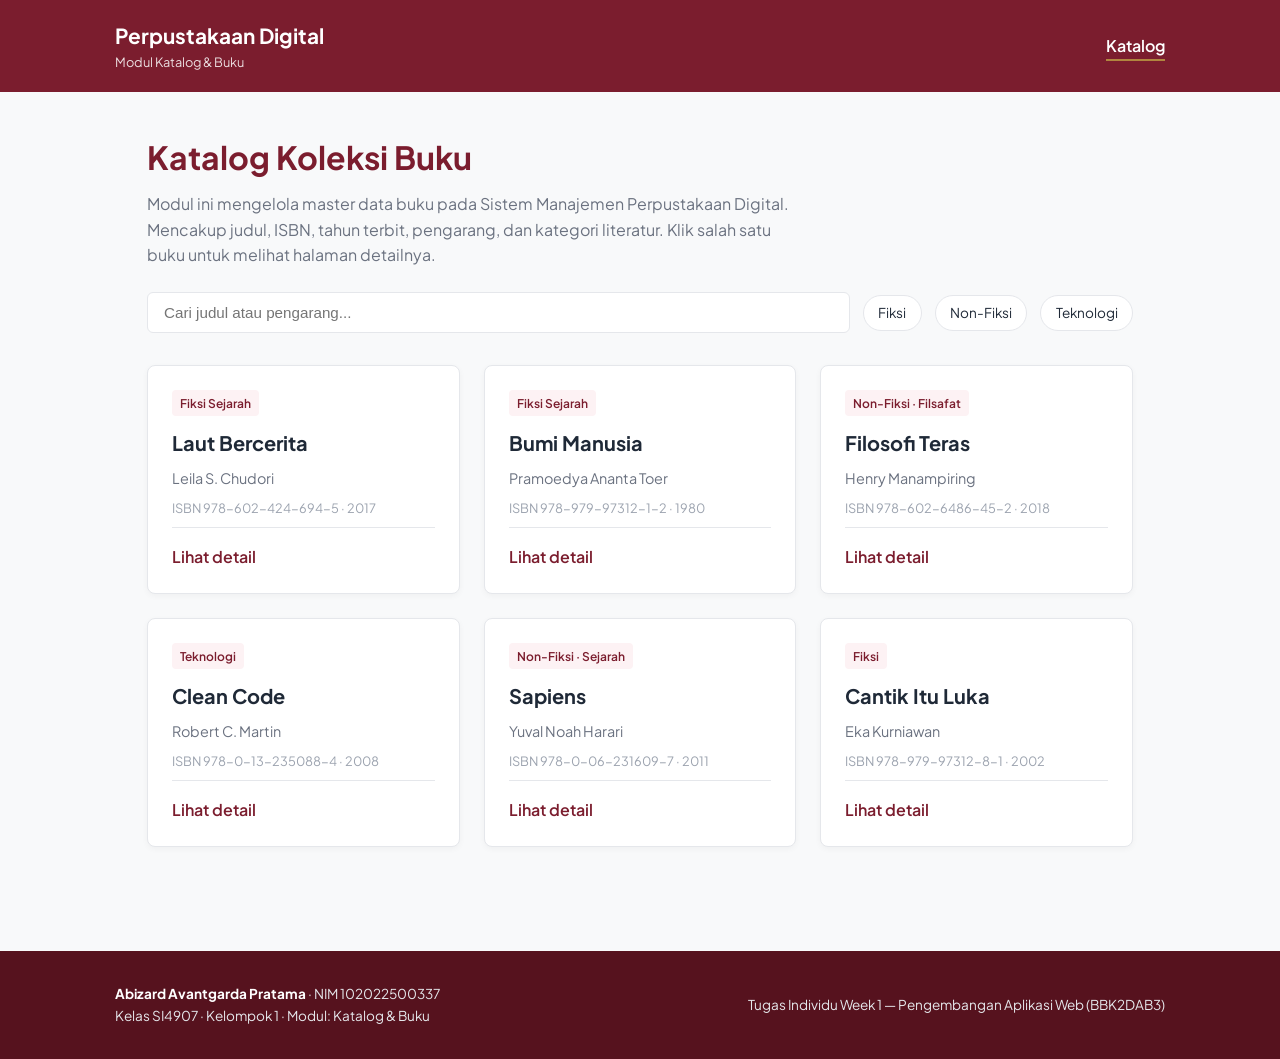
<file: index.html>
<!DOCTYPE html>
<html lang="id">

<head>
  <meta charset="UTF-8">
  <meta name="viewport" content="width=device-width, initial-scale=1.0">
  <title>Katalog Buku — Perpustakaan Digital</title>
  <link rel="stylesheet" href="style.css">
</head>

<body>

  <header class="site-header">
    <div class="header-inner">
      <div class="brand">
        Perpustakaan Digital
        <span>Modul Katalog &amp; Buku</span>
      </div>
      <nav class="main-nav">
        <a href="index.html" class="active">Katalog</a>
      </nav>
    </div>
  </header>

  <section class="hero">
    <h1>Katalog Koleksi Buku</h1>
    <p>
      Modul ini mengelola master data buku pada Sistem Manajemen Perpustakaan
      Digital. Mencakup judul, ISBN, tahun terbit, pengarang, dan kategori
      literatur. Klik salah satu buku untuk melihat halaman detailnya.
    </p>
  </section>

  <div class="search-bar">
    <input type="search" placeholder="Cari judul atau pengarang...">
    <span class="genre-tag">Fiksi</span>
    <span class="genre-tag">Non-Fiksi</span>
    <span class="genre-tag">Teknologi</span>
  </div>

  <main class="catalog-grid">
    <article class="book-card">
      <span class="kategori">Fiksi Sejarah</span>
      <h2>Laut Bercerita</h2>
      <p class="penulis">Leila S. Chudori</p>
      <p class="meta">ISBN 978-602-424-694-5 &middot; 2017</p>
      <a href="detail.html" class="lihat-detail">Lihat detail</a>
    </article>

    <article class="book-card">
      <span class="kategori">Fiksi Sejarah</span>
      <h2>Bumi Manusia</h2>
      <p class="penulis">Pramoedya Ananta Toer</p>
      <p class="meta">ISBN 978-979-97312-1-2 &middot; 1980</p>
      <a href="detail.html" class="lihat-detail">Lihat detail</a>
    </article>

    <article class="book-card">
      <span class="kategori">Non-Fiksi &middot; Filsafat</span>
      <h2>Filosofi Teras</h2>
      <p class="penulis">Henry Manampiring</p>
      <p class="meta">ISBN 978-602-6486-45-2 &middot; 2018</p>
      <a href="detail.html" class="lihat-detail">Lihat detail</a>
    </article>

    <article class="book-card">
      <span class="kategori">Teknologi</span>
      <h2>Clean Code</h2>
      <p class="penulis">Robert C. Martin</p>
      <p class="meta">ISBN 978-0-13-235088-4 &middot; 2008</p>
      <a href="detail.html" class="lihat-detail">Lihat detail</a>
    </article>

    <article class="book-card">
      <span class="kategori">Non-Fiksi &middot; Sejarah</span>
      <h2>Sapiens</h2>
      <p class="penulis">Yuval Noah Harari</p>
      <p class="meta">ISBN 978-0-06-231609-7 &middot; 2011</p>
      <a href="detail.html" class="lihat-detail">Lihat detail</a>
    </article>

    <article class="book-card">
      <span class="kategori">Fiksi</span>
      <h2>Cantik Itu Luka</h2>
      <p class="penulis">Eka Kurniawan</p>
      <p class="meta">ISBN 978-979-97312-8-1 &middot; 2002</p>
      <a href="detail.html" class="lihat-detail">Lihat detail</a>
    </article>
  </main>

  <footer class="site-footer">
    <div class="footer-inner">
      <div class="identitas">
        <strong>Abizard Avantgarda Pratama</strong> &middot; NIM 102022500337<br>
        Kelas SI4907 &middot; Kelompok 1 &middot; Modul: Katalog &amp; Buku
      </div>
      <div>Tugas Individu Week 1 — Pengembangan Aplikasi Web (BBK2DAB3)</div>
    </div>
  </footer>

</body>

</html>
</file>
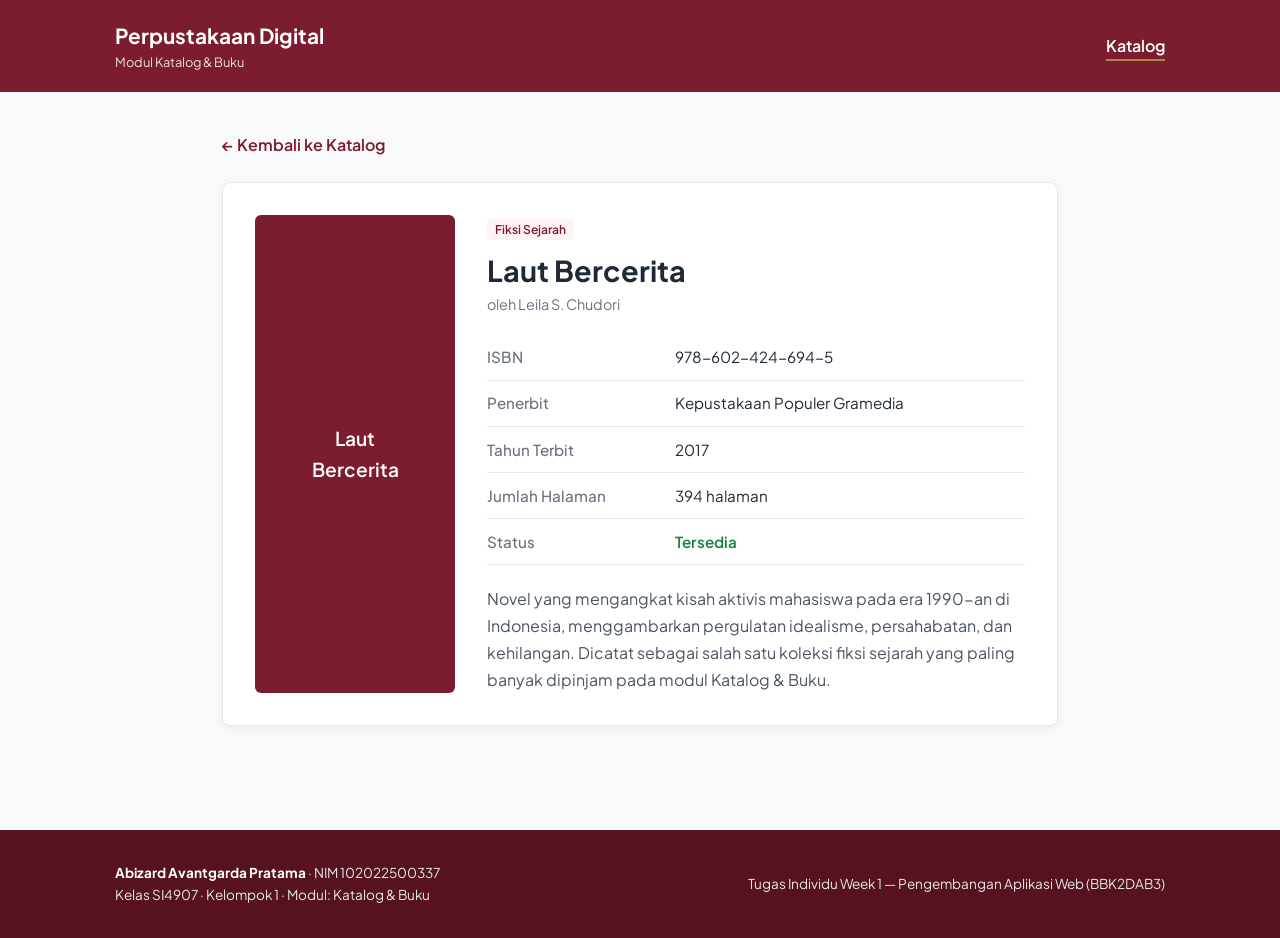
<file: detail.html>
<!DOCTYPE html>
<html lang="id">

<head>
  <meta charset="UTF-8">
  <meta name="viewport" content="width=device-width, initial-scale=1.0">
  <title>Detail Buku — Perpustakaan Digital</title>
  <link rel="stylesheet" href="style.css">
</head>

<body>

  <header class="site-header">
    <div class="header-inner">
      <div class="brand">
        Perpustakaan Digital
        <span>Modul Katalog &amp; Buku</span>
      </div>
      <nav class="main-nav">
        <a href="index.html">Katalog</a>
      </nav>
    </div>
  </header>

  <main class="detail-wrap">
    <a href="index.html" class="back-link">&larr; Kembali ke Katalog</a>

    <article class="detail-card">
      <div class="cover-block">
        Laut<br>Bercerita
      </div>

      <div class="detail-info">
        <span class="kategori">Fiksi Sejarah</span>
        <h1>Laut Bercerita</h1>
        <p class="penulis">oleh Leila S. Chudori</p>

        <table class="spec-table">
          <tr>
            <th>ISBN</th>
            <td>978-602-424-694-5</td>
          </tr>
          <tr>
            <th>Penerbit</th>
            <td>Kepustakaan Populer Gramedia</td>
          </tr>
          <tr>
            <th>Tahun Terbit</th>
            <td>2017</td>
          </tr>
          <tr>
            <th>Jumlah Halaman</th>
            <td>394 halaman</td>
          </tr>
          <tr>
            <th>Status</th>
            <td class="status-tersedia">Tersedia</td>
          </tr>
        </table>

        <p class="deskripsi">
          Novel yang mengangkat kisah aktivis mahasiswa pada era 1990-an di
          Indonesia, menggambarkan pergulatan idealisme, persahabatan, dan
          kehilangan. Dicatat sebagai salah satu koleksi fiksi sejarah yang
          paling banyak dipinjam pada modul Katalog &amp; Buku.
        </p>
      </div>
    </article>
  </main>

  <footer class="site-footer">
    <div class="footer-inner">
      <div class="identitas">
        <strong>Abizard Avantgarda Pratama</strong> &middot; NIM 102022500337<br>
        Kelas SI4907 &middot; Kelompok 1 &middot; Modul: Katalog &amp; Buku
      </div>
      <div>
        Tugas Individu Week 1 — Pengembangan Aplikasi Web (BBK2DAB3)
      </div>
    </div>
  </footer>

</body>

</html>
</file>
<file: style.css>
@import url("https://fonts.googleapis.com/css2?family=Plus+Jakarta+Sans:wght@400;500;600;700&display=swap");

:root {
  --primary: #7b1d2e;
  --accent: #b0863f;
  --bg: #f8f9fa;
  --text: #1f2937;
  --text-muted: #6b7280;
  --border: #e5e7eb;
}

* {
  margin: 0;
  padding: 0;
  box-sizing: border-box;
}

body {
  font-family: "Plus Jakarta Sans", sans-serif;
  background-color: var(--bg);
  color: var(--text);
  line-height: 1.6;
}

a {
  text-decoration: none;
  color: inherit;
}

.site-header {
  background-color: var(--primary);
  color: #ffffff;
  padding: 1.2rem 2rem;
}

.header-inner {
  max-width: 1050px;
  margin: 0 auto;
  display: flex;
  justify-content: space-between;
  align-items: center;
}

.brand {
  font-size: 1.3rem;
  font-weight: 700;
}

.brand span {
  display: block;
  font-size: 0.8rem;
  font-weight: 400;
  opacity: 0.85;
}

.main-nav a {
  font-weight: 600;
  border-bottom: 2px solid var(--accent);
  padding-bottom: 0.2rem;
}

.hero {
  max-width: 1050px;
  margin: 0 auto;
  padding: 2.5rem 2rem 1.5rem;
}

.hero h1 {
  font-size: 2rem;
  color: var(--primary);
  margin-bottom: 0.5rem;
}

.hero p {
  color: var(--text-muted);
  max-width: 650px;
}

.search-bar {
  max-width: 1050px;
  margin: 0 auto;
  padding: 0 2rem 2rem;
  display: flex;
  align-items: center;
  gap: 0.8rem;
  flex-wrap: wrap;
}

.search-bar input {
  flex: 1;
  min-width: 240px;
  padding: 0.7rem 1rem;
  border: 1px solid var(--border);
  border-radius: 6px;
  font-size: 0.95rem;
  background-color: #ffffff;
}

.genre-tag {
  padding: 0.4rem 0.9rem;
  background-color: #ffffff;
  border: 1px solid var(--border);
  border-radius: 20px;
  font-size: 0.85rem;
  cursor: pointer;
}

.genre-tag:hover {
  background-color: var(--primary);
  color: #ffffff;
  border-color: var(--primary);
}

.catalog-grid {
  max-width: 1050px;
  margin: 0 auto;
  padding: 0 2rem 3.5rem;
  display: grid;
  grid-template-columns: repeat(auto-fit, minmax(260px, 1fr));
  gap: 1.5rem;
}

.book-card {
  background-color: #ffffff;
  border: 1px solid var(--border);
  border-radius: 8px;
  padding: 1.5rem;
  display: flex;
  flex-direction: column;
  gap: 0.5rem;
  box-shadow: 0 2px 6px rgba(0, 0, 0, 0.04);
  transition:
    transform 0.2s,
    box-shadow 0.2s;
}

.book-card:hover {
  transform: translateY(-4px);
  box-shadow: 0 6px 16px rgba(0, 0, 0, 0.08);
}

.kategori {
  align-self: flex-start;
  font-size: 0.75rem;
  font-weight: 600;
  color: var(--primary);
  background-color: #fdf2f4;
  padding: 0.2rem 0.5rem;
  border-radius: 4px;
}

.book-card h2 {
  font-size: 1.25rem;
  margin-top: 0.2rem;
}

.penulis {
  color: var(--text-muted);
  font-size: 0.9rem;
}

.meta {
  color: #9ca3af;
  font-size: 0.8rem;
}

.lihat-detail {
  margin-top: auto;
  padding-top: 1rem;
  font-weight: 600;
  color: var(--primary);
  border-top: 1px solid var(--border);
}

.lihat-detail:hover {
  color: var(--accent);
}

.detail-wrap {
  max-width: 900px;
  margin: 0 auto;
  padding: 2.5rem 2rem 3.5rem;
}

.back-link {
  display: inline-block;
  color: var(--primary);
  font-weight: 600;
  margin-bottom: 1.5rem;
}

.detail-card {
  background-color: #ffffff;
  border: 1px solid var(--border);
  border-radius: 8px;
  padding: 2rem;
  display: grid;
  grid-template-columns: 200px 1fr;
  gap: 2rem;
  box-shadow: 0 4px 12px rgba(0, 0, 0, 0.05);
}

.cover-block {
  background-color: var(--primary);
  color: #ffffff;
  border-radius: 6px;
  display: flex;
  align-items: center;
  justify-content: center;
  text-align: center;
  font-size: 1.2rem;
  font-weight: 600;
  padding: 1rem;
  min-height: 290px;
}

.detail-info h1 {
  font-size: 1.8rem;
  margin-top: 0.4rem;
}

.spec-table {
  width: 100%;
  margin: 1.2rem 0;
  border-collapse: collapse;
}

.spec-table tr {
  border-bottom: 1px solid var(--border);
}

.spec-table th,
.spec-table td {
  padding: 0.65rem 0;
  font-size: 0.95rem;
  text-align: left;
}

.spec-table th {
  width: 35%;
  color: var(--text-muted);
  font-weight: 500;
}

.status-tersedia {
  color: #15803d;
  font-weight: 600;
}

.deskripsi {
  color: #4b5563;
  line-height: 1.7;
}

.site-footer {
  background-color: #56121e;
  color: #e5e7eb;
  padding: 2rem;
  margin-top: 3rem;
  font-size: 0.85rem;
}

.footer-inner {
  max-width: 1050px;
  margin: 0 auto;
  display: flex;
  justify-content: space-between;
  align-items: center;
  flex-wrap: wrap;
  gap: 1rem;
}

.footer-inner strong {
  color: #ffffff;
}

@media (max-width: 768px) {
  .header-inner,
  .detail-card,
  .footer-inner {
    grid-template-columns: 1fr;
    flex-direction: column;
    align-items: flex-start;
  }

  .cover-block {
    max-width: 180px;
    margin: 0 auto;
  }
}
</file>
